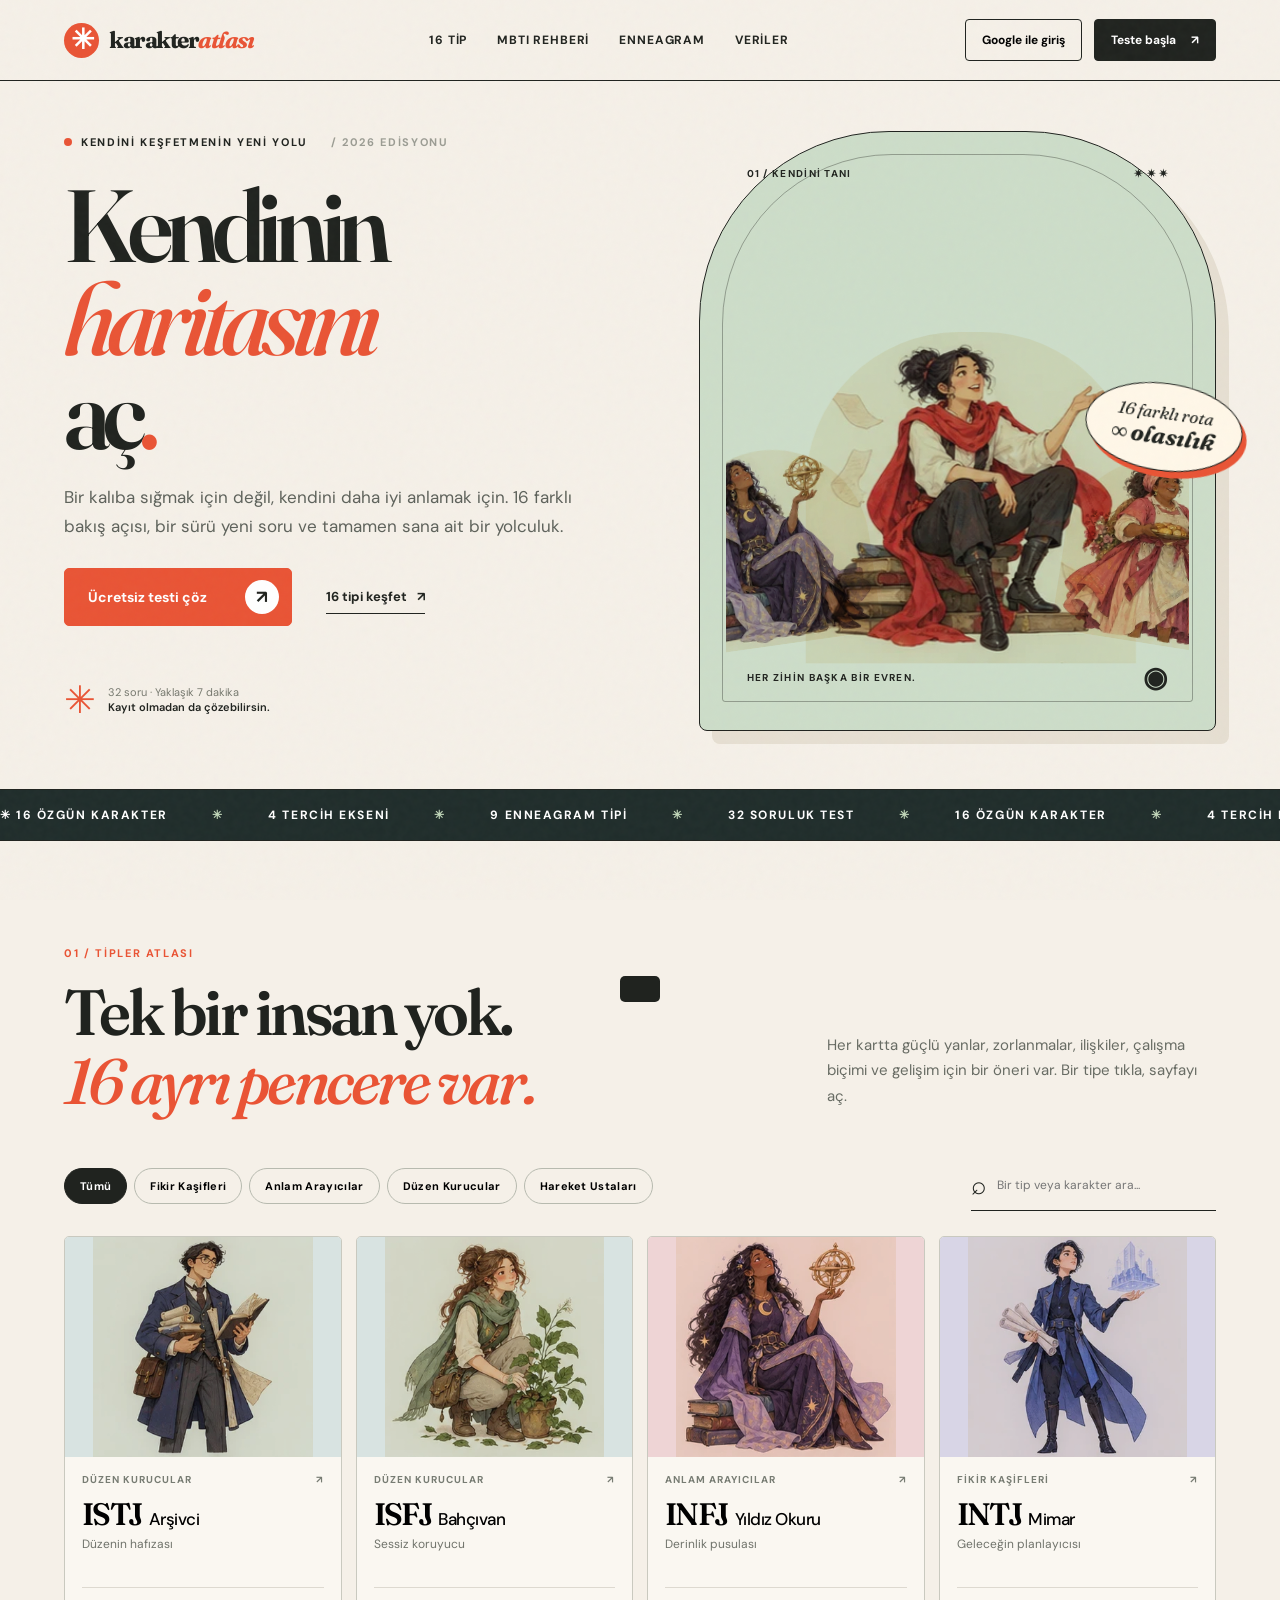
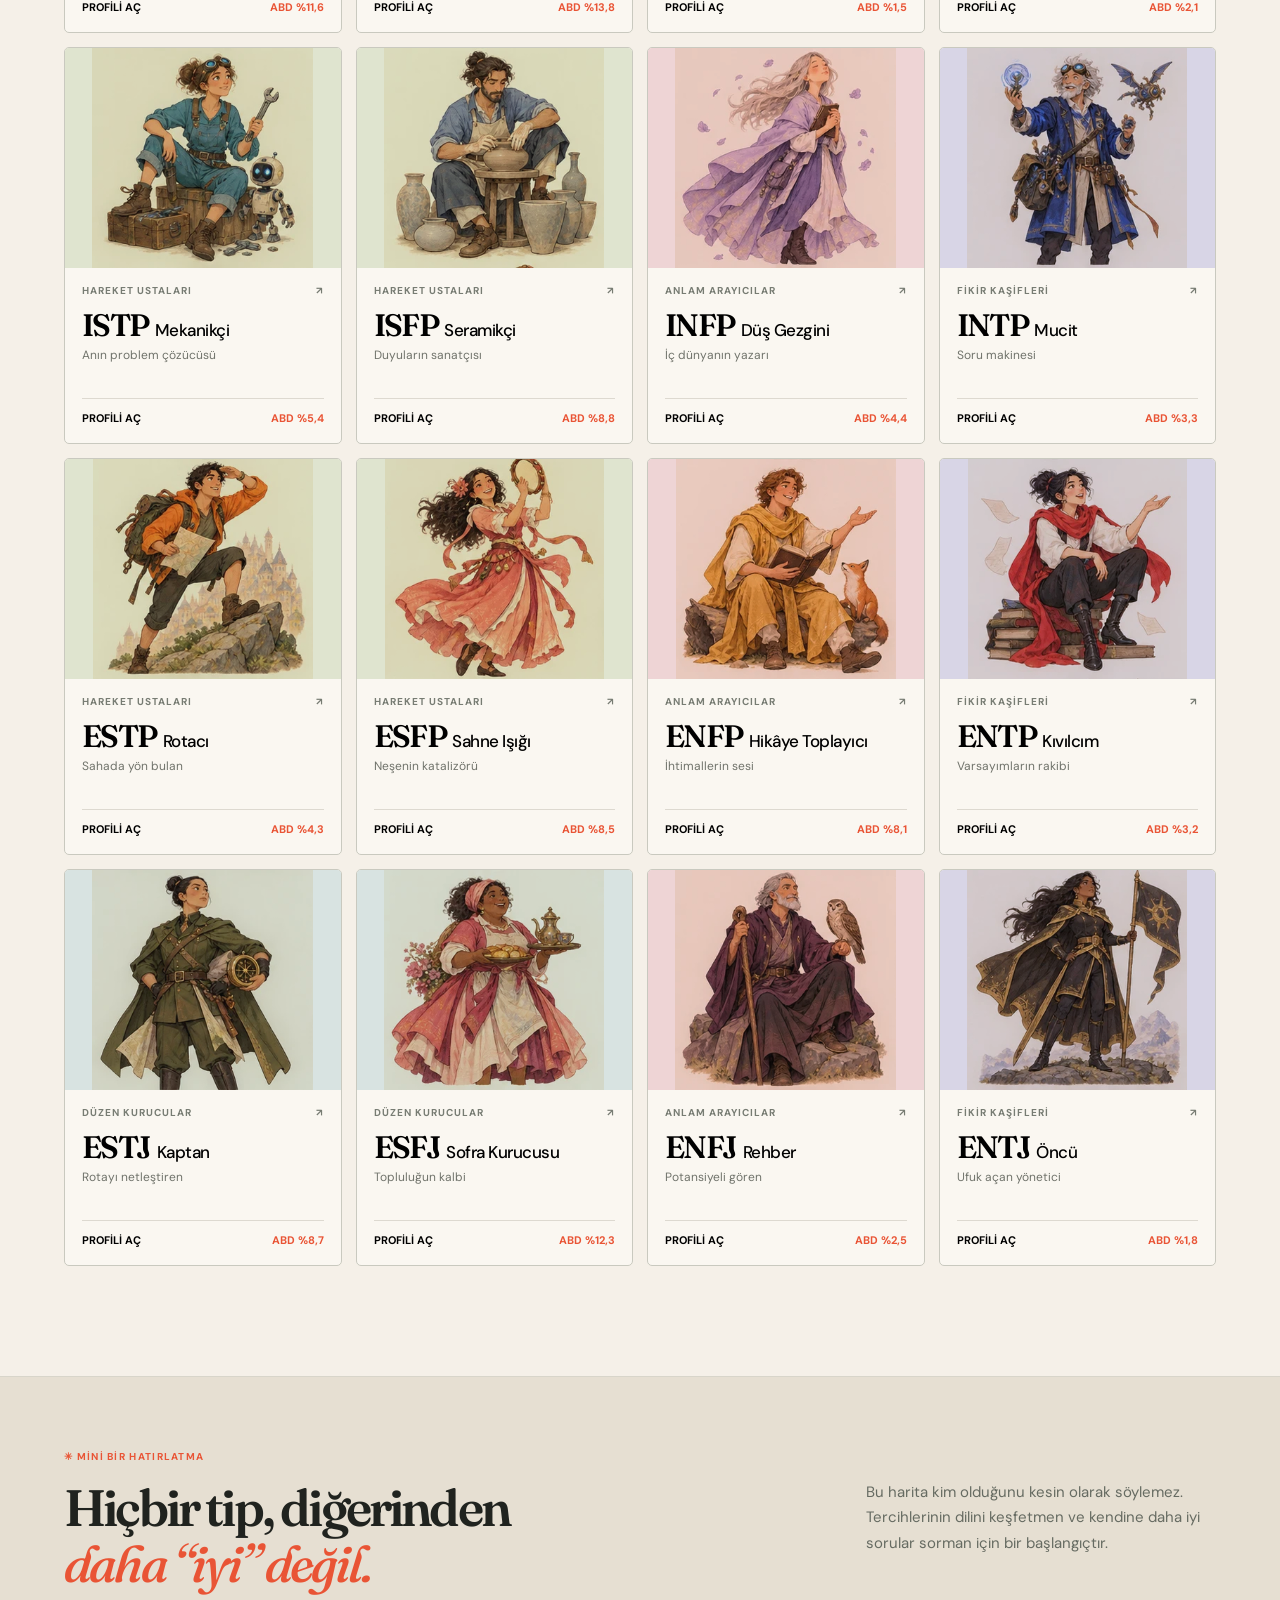
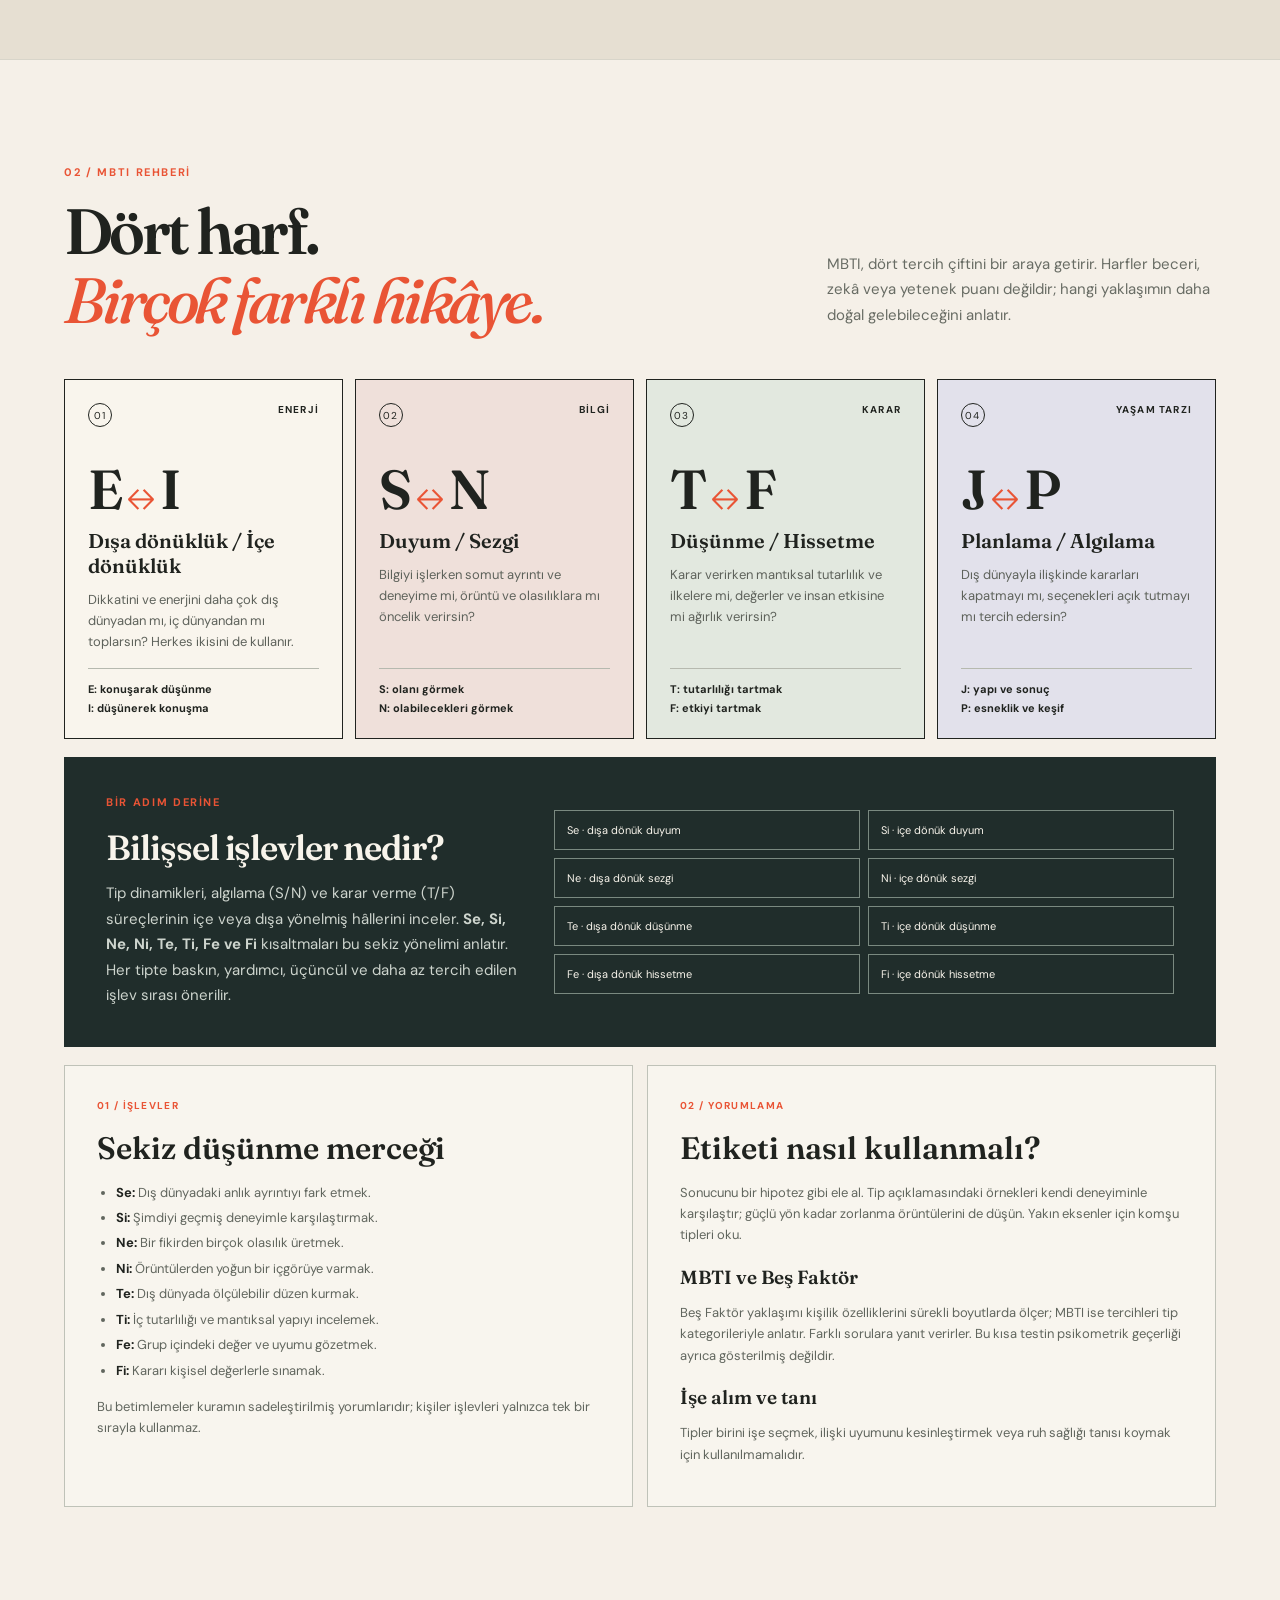
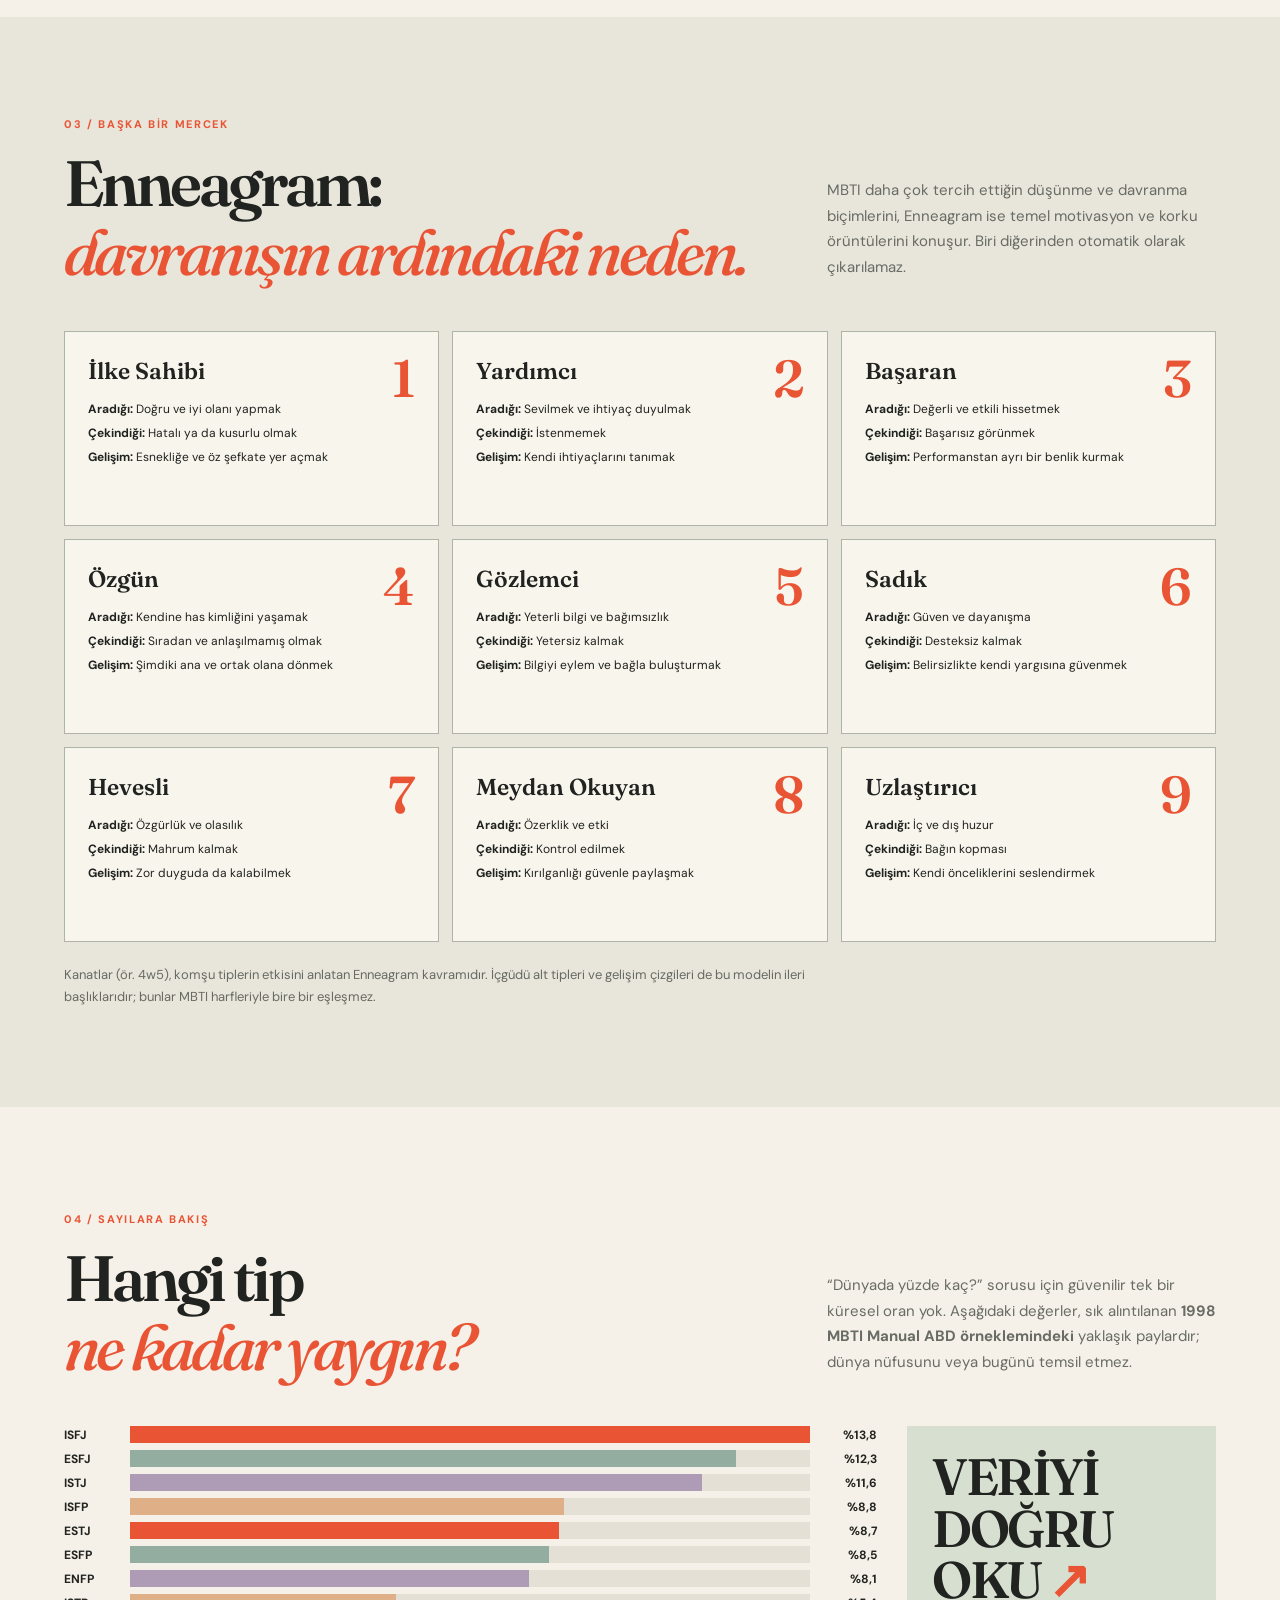
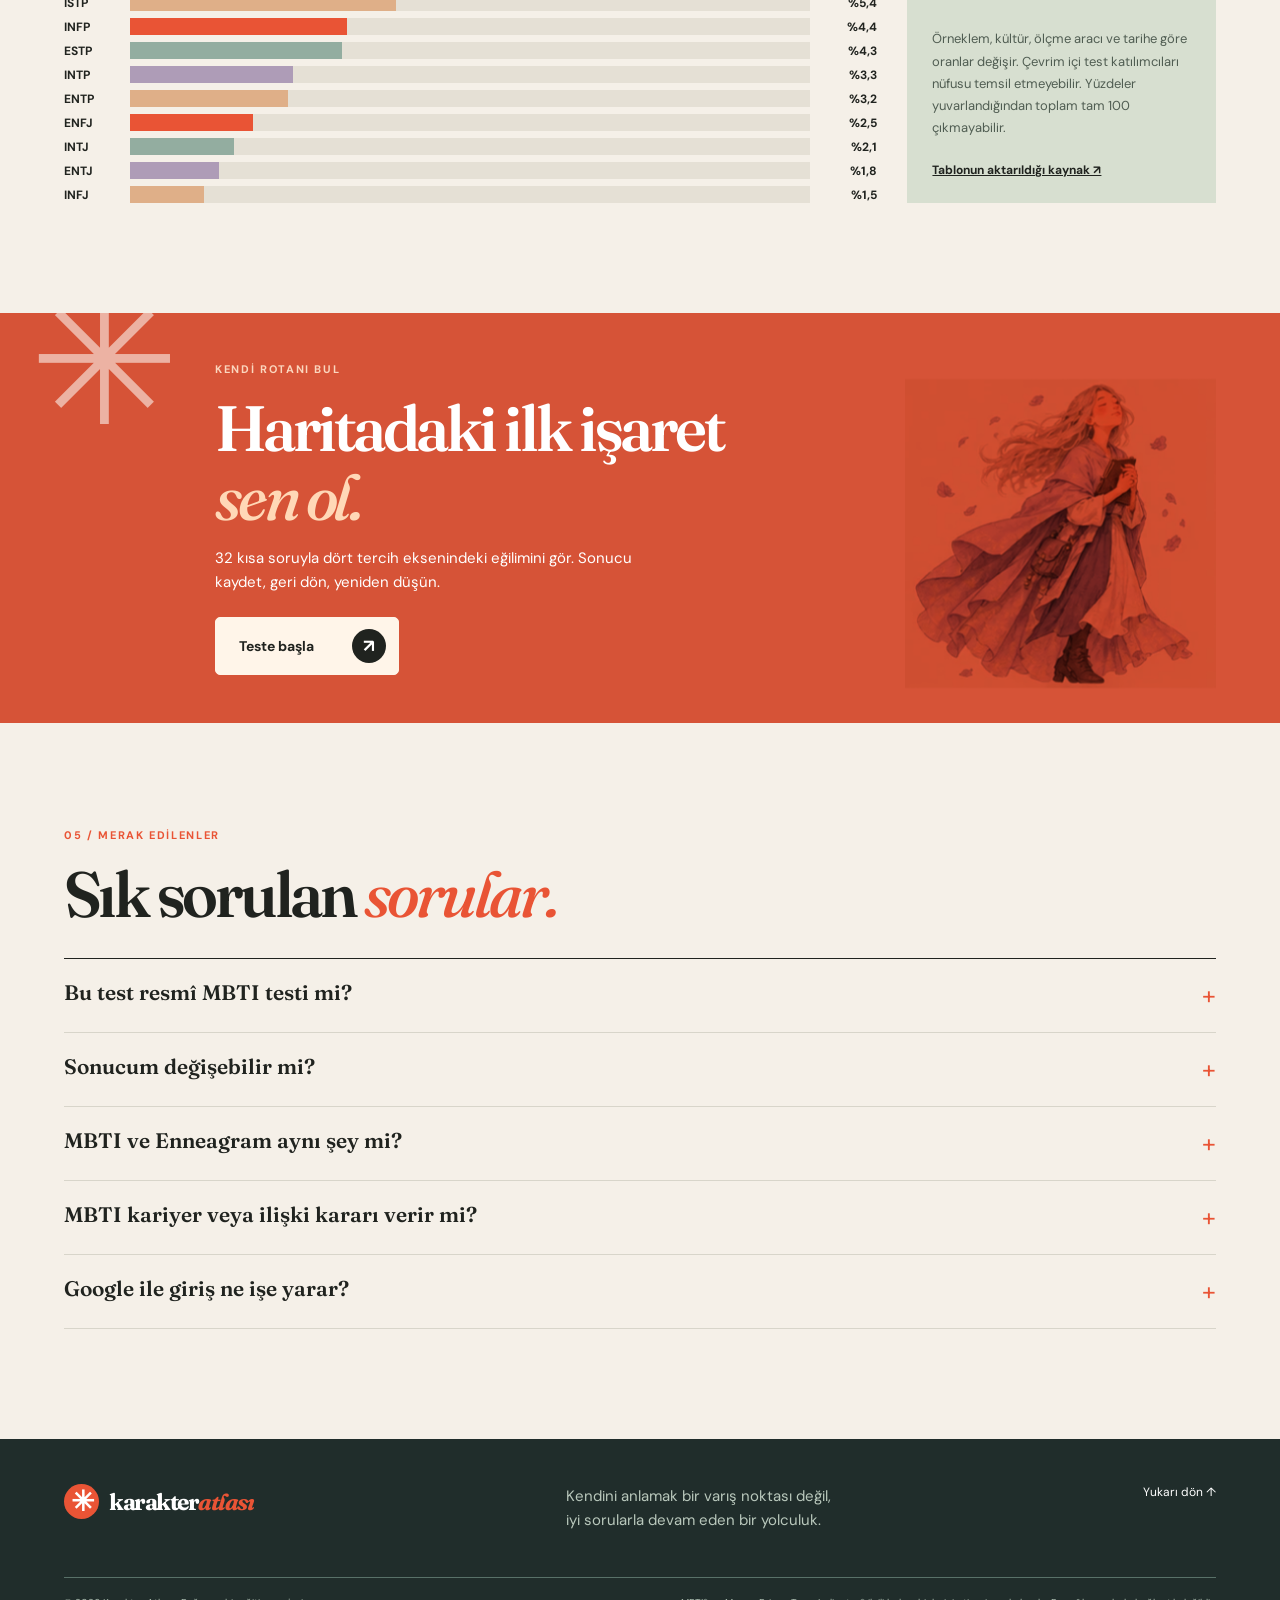
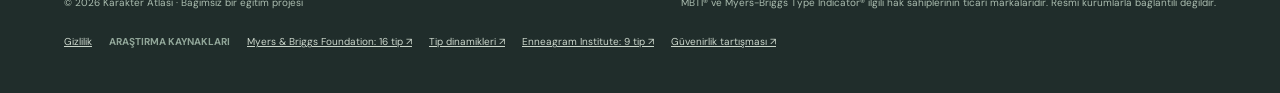
<file: index.html>
<!doctype html>
<html lang="tr">
<head>
  <meta charset="utf-8"><meta name="viewport" content="width=device-width,initial-scale=1">
  <meta name="theme-color" content="#f5f0e8">
  <meta name="description" content="Karakter Atlası: 16 kişilik tipini keşfet, ücretsiz Türkçe kişilik testini çöz, MBTI ve Enneagram rehberini oku.">
  <link rel="icon" href="./favicon.svg" type="image/svg+xml"><title>Karakter Atlası — Kendinin haritasını aç</title>
  <link rel="preconnect" href="https://fonts.googleapis.com"><link rel="preconnect" href="https://fonts.gstatic.com" crossorigin>
  <link href="https://fonts.googleapis.com/css2?family=DM+Sans:wght@400;500;600;700&family=Fraunces:opsz,wght,SOFT,WONK@9..144,500,20,1;9..144,600,20,1;9..144,700,20,1&display=swap" rel="stylesheet">
  <link rel="stylesheet" href="./style.css"><script type="module" src="./app.js"></script>
</head>
<body>
  <div class="paper-grain" aria-hidden="true"></div>
  <header class="site-header"><a class="brand" href="#top" aria-label="Karakter Atlası ana sayfa"><span class="brand-mark">✳</span><span>karakter<span class="brand-italic">atlası</span></span></a><nav aria-label="Ana menü"><a href="#tipler">16 Tip</a><a href="#rehber">MBTI Rehberi</a><a href="#enneagram">Enneagram</a><a href="#veriler">Veriler</a></nav><div class="header-actions"><button id="authButton" class="ghost-button" type="button">Google ile giriş</button><button class="small-primary" data-start-test type="button">Teste başla <span>↗</span></button></div><button id="mobileMenu" class="mobile-menu" aria-label="Menüyü aç" aria-expanded="false">☰</button></header>

  <main id="top">
    <section class="hero section-shell"><div class="hero-copy"><div class="eyebrow"><span class="eyebrow-dot"></span> KENDİNİ KEŞFETMENİN YENİ YOLU <span class="edition">/ 2026 EDİSYONU</span></div><h1>Kendinin<br><em>haritasını</em><br>aç<span class="period">.</span></h1><p>Bir kalıba sığmak için değil, kendini daha iyi anlamak için. 16 farklı bakış açısı, bir sürü yeni soru ve tamamen sana ait bir yolculuk.</p><div class="hero-buttons"><button class="big-primary" data-start-test type="button">Ücretsiz testi çöz <span class="arrow-circle">↗</span></button><a class="text-link" href="#tipler">16 tipi keşfet <span>↗</span></a></div><div class="hero-foot"><span class="asterisk">✳</span><span>32 soru · Yaklaşık 7 dakika<br><strong>Kayıt olmadan da çözebilirsin.</strong></span></div></div><div class="hero-art"><div class="hero-art-top"><span>01 / KENDİNİ TANI</span><span>✷ ✷ ✷</span></div><div class="hero-portraits"><img src="./assets/characters/type-02.webp" alt="Yıldız Okuru karakter illüstrasyonu"><img src="./assets/characters/type-11.webp" alt="Kıvılcım karakter illüstrasyonu"><img src="./assets/characters/type-13.webp" alt="Sofra Kurucusu karakter illüstrasyonu"></div><div class="hero-art-bottom"><span>HER ZİHİN BAŞKA BİR EVREN.</span><span class="orb">◉</span></div><span class="floating-note">16 farklı rota<br><b>∞ olasılık</b></span></div></section>

    <section class="ticker" aria-label="Site özellikleri"><div>✳ 16 ÖZGÜN KARAKTER <span>✳</span> 4 TERCİH EKSENİ <span>✳</span> 9 ENNEAGRAM TİPİ <span>✳</span> 32 SORULUK TEST <span>✳</span> 16 ÖZGÜN KARAKTER <span>✳</span> 4 TERCİH EKSENİ <span>✳</span></div></section>

    <section id="tipler" class="types-section section-shell"><div class="section-heading"><div><p class="kicker">01 / TİPLER ATLASI</p><h2>Tek bir insan yok.<br><em>16 ayrı pencere var.</em></h2></div><p>Her kartta güçlü yanlar, zorlanmalar, ilişkiler, çalışma biçimi ve gelişim için bir öneri var. Bir tipe tıkla, sayfayı aç.</p></div><div class="type-controls"><div id="groupFilters" class="filter-pills" role="group" aria-label="Tip grubu filtresi"></div><label class="search-box"><span>⌕</span><input id="typeSearch" type="search" placeholder="Bir tip veya karakter ara..." aria-label="Tip ara"></label></div><div id="typeGrid" class="type-grid"></div><p id="noTypes" class="empty-state" hidden>Bu aramaya uygun bir tip bulunamadı.</p></section>

    <section class="mid-banner section-shell"><div><span>✳ MİNİ BİR HATIRLATMA</span><h2>Hiçbir tip, diğerinden<br><em>daha “iyi” değil.</em></h2></div><p>Bu harita kim olduğunu kesin olarak söylemez. Tercihlerinin dilini keşfetmen ve kendine daha iyi sorular sorman için bir başlangıçtır.</p></section>

    <section id="rehber" class="guide-section section-shell"><div class="section-heading"><div><p class="kicker">02 / MBTI REHBERİ</p><h2>Dört harf.<br><em>Birçok farklı hikâye.</em></h2></div><p>MBTI, dört tercih çiftini bir araya getirir. Harfler beceri, zekâ veya yetenek puanı değildir; hangi yaklaşımın daha doğal gelebileceğini anlatır.</p></div><div class="axis-grid"><article class="axis-card"><div class="axis-head"><span>01</span><b>ENERJİ</b></div><div class="axis-letters">E <span>↔</span> I</div><h3>Dışa dönüklük / İçe dönüklük</h3><p>Dikkatini ve enerjini daha çok dış dünyadan mı, iç dünyandan mı toplarsın? Herkes ikisini de kullanır.</p><div class="axis-examples"><span>E: konuşarak düşünme</span><span>I: düşünerek konuşma</span></div></article><article class="axis-card"><div class="axis-head"><span>02</span><b>BİLGİ</b></div><div class="axis-letters">S <span>↔</span> N</div><h3>Duyum / Sezgi</h3><p>Bilgiyi işlerken somut ayrıntı ve deneyime mi, örüntü ve olasılıklara mı öncelik verirsin?</p><div class="axis-examples"><span>S: olanı görmek</span><span>N: olabilecekleri görmek</span></div></article><article class="axis-card"><div class="axis-head"><span>03</span><b>KARAR</b></div><div class="axis-letters">T <span>↔</span> F</div><h3>Düşünme / Hissetme</h3><p>Karar verirken mantıksal tutarlılık ve ilkelere mi, değerler ve insan etkisine mi ağırlık verirsin?</p><div class="axis-examples"><span>T: tutarlılığı tartmak</span><span>F: etkiyi tartmak</span></div></article><article class="axis-card"><div class="axis-head"><span>04</span><b>YAŞAM TARZI</b></div><div class="axis-letters">J <span>↔</span> P</div><h3>Planlama / Algılama</h3><p>Dış dünyayla ilişkinde kararları kapatmayı mı, seçenekleri açık tutmayı mı tercih edersin?</p><div class="axis-examples"><span>J: yapı ve sonuç</span><span>P: esneklik ve keşif</span></div></article></div><div class="function-panel"><div><p class="kicker">BİR ADIM DERİNE</p><h3>Bilişsel işlevler nedir?</h3><p>Tip dinamikleri, algılama (S/N) ve karar verme (T/F) süreçlerinin içe veya dışa yönelmiş hâllerini inceler. <strong>Se, Si, Ne, Ni, Te, Ti, Fe ve Fi</strong> kısaltmaları bu sekiz yönelimi anlatır. Her tipte baskın, yardımcı, üçüncül ve daha az tercih edilen işlev sırası önerilir.</p></div><div class="function-chips"><span>Se · dışa dönük duyum</span><span>Si · içe dönük duyum</span><span>Ne · dışa dönük sezgi</span><span>Ni · içe dönük sezgi</span><span>Te · dışa dönük düşünme</span><span>Ti · içe dönük düşünme</span><span>Fe · dışa dönük hissetme</span><span>Fi · içe dönük hissetme</span></div></div><div class="deep-grid"><article><span class="deep-index">01 / İŞLEVLER</span><h3>Sekiz düşünme merceği</h3><ul><li><b>Se:</b> Dış dünyadaki anlık ayrıntıyı fark etmek.</li><li><b>Si:</b> Şimdiyi geçmiş deneyimle karşılaştırmak.</li><li><b>Ne:</b> Bir fikirden birçok olasılık üretmek.</li><li><b>Ni:</b> Örüntülerden yoğun bir içgörüye varmak.</li><li><b>Te:</b> Dış dünyada ölçülebilir düzen kurmak.</li><li><b>Ti:</b> İç tutarlılığı ve mantıksal yapıyı incelemek.</li><li><b>Fe:</b> Grup içindeki değer ve uyumu gözetmek.</li><li><b>Fi:</b> Kararı kişisel değerlerle sınamak.</li></ul><p>Bu betimlemeler kuramın sadeleştirilmiş yorumlarıdır; kişiler işlevleri yalnızca tek bir sırayla kullanmaz.</p></article><article><span class="deep-index">02 / YORUMLAMA</span><h3>Etiketi nasıl kullanmalı?</h3><p>Sonucunu bir hipotez gibi ele al. Tip açıklamasındaki örnekleri kendi deneyiminle karşılaştır; güçlü yön kadar zorlanma örüntülerini de düşün. Yakın eksenler için komşu tipleri oku.</p><h4>MBTI ve Beş Faktör</h4><p>Beş Faktör yaklaşımı kişilik özelliklerini sürekli boyutlarda ölçer; MBTI ise tercihleri tip kategorileriyle anlatır. Farklı sorulara yanıt verirler. Bu kısa testin psikometrik geçerliği ayrıca gösterilmiş değildir.</p><h4>İşe alım ve tanı</h4><p>Tipler birini işe seçmek, ilişki uyumunu kesinleştirmek veya ruh sağlığı tanısı koymak için kullanılmamalıdır.</p></article></div></section>

    <section id="enneagram" class="enneagram-section"><div class="section-shell"><div class="section-heading"><div><p class="kicker">03 / BAŞKA BİR MERCEK</p><h2>Enneagram:<br><em>davranışın ardındaki neden.</em></h2></div><p>MBTI daha çok tercih ettiğin düşünme ve davranma biçimlerini, Enneagram ise temel motivasyon ve korku örüntülerini konuşur. Biri diğerinden otomatik olarak çıkarılamaz.</p></div><div id="enneagramGrid" class="enneagram-grid"></div><p class="section-note">Kanatlar (ör. 4w5), komşu tiplerin etkisini anlatan Enneagram kavramıdır. İçgüdü alt tipleri ve gelişim çizgileri de bu modelin ileri başlıklarıdır; bunlar MBTI harfleriyle bire bir eşleşmez.</p></div></section>

    <section id="veriler" class="data-section section-shell"><div class="section-heading"><div><p class="kicker">04 / SAYILARA BAKIŞ</p><h2>Hangi tip<br><em>ne kadar yaygın?</em></h2></div><p>“Dünyada yüzde kaç?” sorusu için güvenilir tek bir küresel oran yok. Aşağıdaki değerler, sık alıntılanan <strong>1998 MBTI Manual ABD örneklemindeki</strong> yaklaşık paylardır; dünya nüfusunu veya bugünü temsil etmez.</p></div><div class="data-layout"><div id="distribution" class="distribution"></div><aside class="data-aside"><div class="data-stamp">VERİYİ<br>DOĞRU<br>OKU <span>↗</span></div><p>Örneklem, kültür, ölçme aracı ve tarihe göre oranlar değişir. Çevrim içi test katılımcıları nüfusu temsil etmeyebilir. Yüzdeler yuvarlandığından toplam tam 100 çıkmayabilir.</p><a href="https://www.scirp.org/journal/paperinformation?paperid=44318" target="_blank" rel="noopener noreferrer">Tablonun aktarıldığı kaynak ↗</a></aside></div></section>

    <section class="cta-section section-shell"><div class="cta-burst">✳</div><div><p class="kicker">KENDİ ROTANI BUL</p><h2>Haritadaki ilk işaret<br><em>sen ol.</em></h2><p>32 kısa soruyla dört tercih eksenindeki eğilimini gör. Sonucu kaydet, geri dön, yeniden düşün.</p><button class="big-primary light" data-start-test type="button">Teste başla <span class="arrow-circle">↗</span></button></div><img src="./assets/characters/type-06.webp" alt="Düş Gezgini illüstrasyonu"></section>

    <section class="faq-section section-shell"><div class="section-heading"><div><p class="kicker">05 / MERAK EDİLENLER</p><h2>Sık sorulan <em>sorular.</em></h2></div></div><div class="faq-list"><details><summary>Bu test resmî MBTI testi mi?</summary><p>Hayır. Karakter Atlası'nın 32 soruluk özgün, eğitsel öz değerlendirmesidir. Resmî MBTI® envanteri ve uzman yorumlamasının yerini almaz.</p></details><details><summary>Sonucum değişebilir mi?</summary><p>Olabilir. Yanıtlar ruh hâli, bağlam, yaş ve soruların yorumlanmasına göre değişebilir. Özellikle iki tercih birbirine yakınsa sonucu kesin kimlik etiketi gibi kullanma.</p></details><details><summary>MBTI ve Enneagram aynı şey mi?</summary><p>Hayır. MBTI dört tercih çiftini, Enneagram dokuz motivasyon örüntüsünü ele alır. Bir MBTI tipinin tek bir zorunlu Enneagram karşılığı yoktur.</p></details><details><summary>MBTI kariyer veya ilişki kararı verir mi?</summary><p>Tek başına vermez. Bir mesleğe uygunluğu, partner uyumunu veya ruh sağlığını dört harften çıkarmak doğru değildir. Deneyim, değerler, beceriler ve koşullar da önemlidir.</p></details><details><summary>Google ile giriş ne işe yarar?</summary><p>Google girişi etkinleştirildiğinde test sonucunu hesabınla ilişkilendirebilirsin. Giriş yapmadan çözersen sonuç yalnızca bu tarayıcıda saklanır.</p></details></div></section>
  </main>

  <footer><div class="footer-top"><a class="brand" href="#top"><span class="brand-mark">✳</span><span>karakter<span class="brand-italic">atlası</span></span></a><p>Kendini anlamak bir varış noktası değil,<br>iyi sorularla devam eden bir yolculuk.</p><a href="#top">Yukarı dön ↑</a></div><div class="footer-bottom"><span>© 2026 Karakter Atlası · Bağımsız bir eğitim projesi</span><span>MBTI® ve Myers-Briggs Type Indicator® ilgili hak sahiplerinin ticari markalarıdır. Resmî kurumlarla bağlantılı değildir.</span></div><div class="source-links"><a href="./privacy.html">Gizlilik</a><span>ARAŞTIRMA KAYNAKLARI</span><a href="https://www.myersbriggs.org/my-mbti-personality-type/the-16-mbti-personality-types/" target="_blank" rel="noopener noreferrer">Myers & Briggs Foundation: 16 tip ↗</a><a href="https://www.myersbriggs.org/unique-features-of-myers-briggs/type-dynamics-overview/" target="_blank" rel="noopener noreferrer">Tip dinamikleri ↗</a><a href="https://www.enneagraminstitute.com/type-descriptions/" target="_blank" rel="noopener noreferrer">Enneagram Institute: 9 tip ↗</a><a href="https://www.myersbriggs.org/research-and-library/validity-reliability/" target="_blank" rel="noopener noreferrer">Güvenirlik tartışması ↗</a></div></footer>

  <dialog id="typeDialog" class="type-dialog"><button class="dialog-close" type="button" data-close-dialog aria-label="Kapat">✕</button><div id="typeDialogContent"></div></dialog>
  <dialog id="testDialog" class="test-dialog"><button class="dialog-close" type="button" data-close-dialog aria-label="Kapat">✕</button><div id="testContent"></div></dialog>
  <dialog id="authDialog" class="auth-dialog"><button class="dialog-close" type="button" data-close-dialog aria-label="Kapat">✕</button><div id="authContent"></div></dialog>
  <div id="toast" role="status" aria-live="polite"></div>
</body>
</html>
</file>
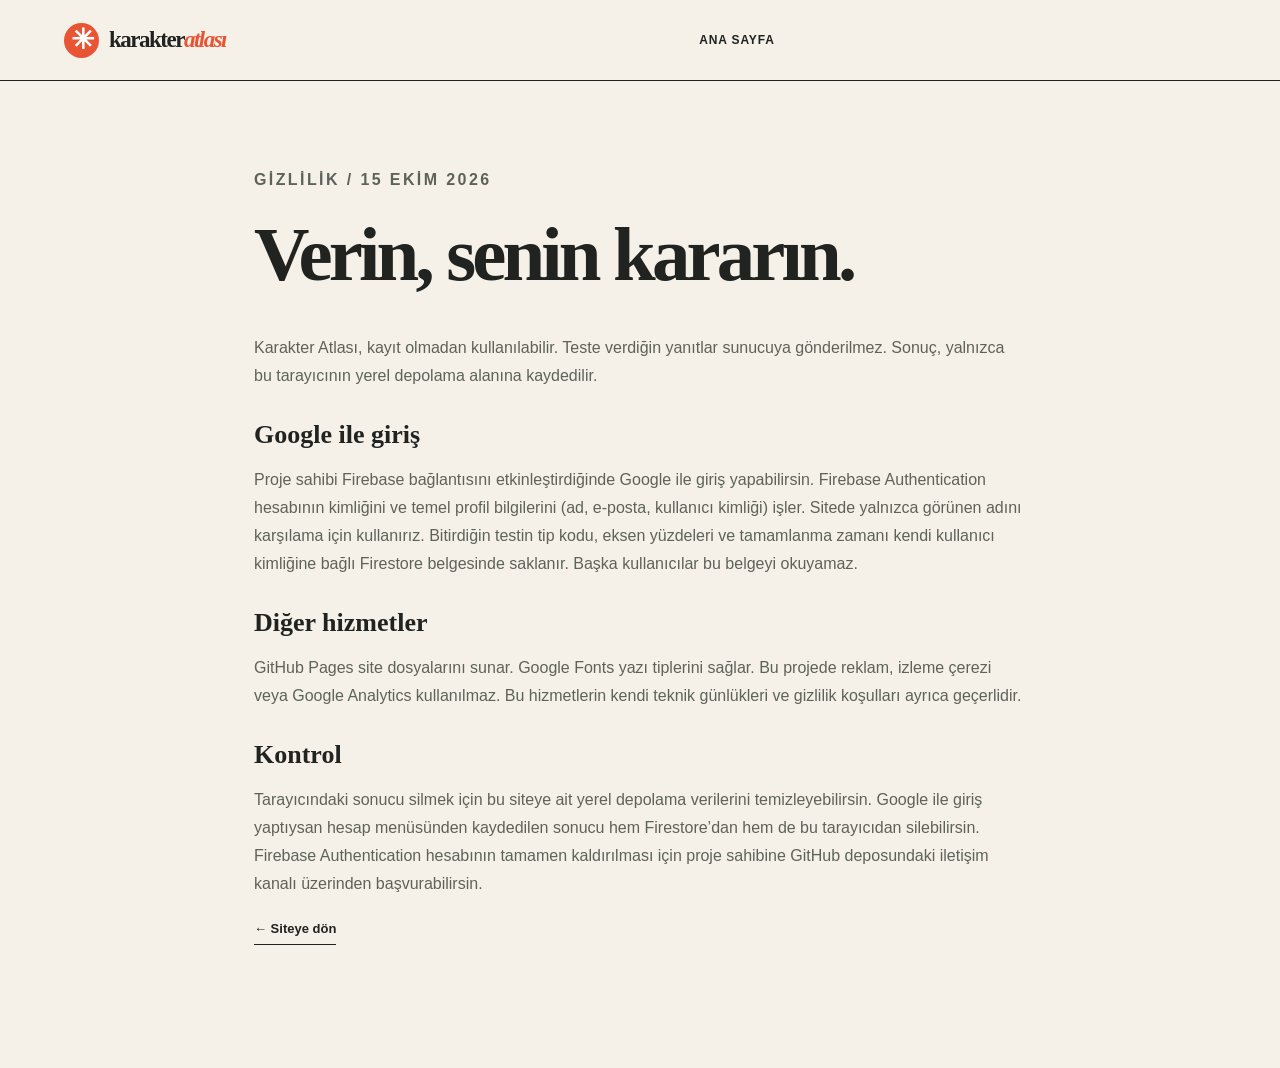
<file: privacy.html>
<!doctype html><html lang="tr"><head><meta charset="utf-8"><meta name="viewport" content="width=device-width,initial-scale=1"><link rel="icon" href="./favicon.svg" type="image/svg+xml"><title>Gizlilik — Karakter Atlası</title><link rel="stylesheet" href="./style.css"></head><body><header class="site-header"><a class="brand" href="./index.html"><span class="brand-mark">✳</span><span>karakter<span class="brand-italic">atlası</span></span></a><nav aria-label="Ana menü"><a href="./index.html">Ana sayfa</a></nav></header><main class="section-shell legal-page"><p class="kicker">GİZLİLİK / 15 EKİM 2026</p><h1>Verin, senin kararın.</h1><p>Karakter Atlası, kayıt olmadan kullanılabilir. Teste verdiğin yanıtlar sunucuya gönderilmez. Sonuç, yalnızca bu tarayıcının yerel depolama alanına kaydedilir.</p><h2>Google ile giriş</h2><p>Proje sahibi Firebase bağlantısını etkinleştirdiğinde Google ile giriş yapabilirsin. Firebase Authentication hesabının kimliğini ve temel profil bilgilerini (ad, e-posta, kullanıcı kimliği) işler. Sitede yalnızca görünen adını karşılama için kullanırız. Bitirdiğin testin tip kodu, eksen yüzdeleri ve tamamlanma zamanı kendi kullanıcı kimliğine bağlı Firestore belgesinde saklanır. Başka kullanıcılar bu belgeyi okuyamaz.</p><h2>Diğer hizmetler</h2><p>GitHub Pages site dosyalarını sunar. Google Fonts yazı tiplerini sağlar. Bu projede reklam, izleme çerezi veya Google Analytics kullanılmaz. Bu hizmetlerin kendi teknik günlükleri ve gizlilik koşulları ayrıca geçerlidir.</p><h2>Kontrol</h2><p>Tarayıcındaki sonucu silmek için bu siteye ait yerel depolama verilerini temizleyebilirsin. Google ile giriş yaptıysan hesap menüsünden kaydedilen sonucu hem Firestore’dan hem de bu tarayıcıdan silebilirsin. Firebase Authentication hesabının tamamen kaldırılması için proje sahibine GitHub deposundaki iletişim kanalı üzerinden başvurabilirsin.</p><p><a class="text-link" href="./index.html">← Siteye dön</a></p></main></body></html>
</file>
<file: style.css>
:root{--paper:#f5f0e8;--ink:#20231f;--muted:#777b72;--line:#d8d5ca;--orange:#e95435;--dark:#202d2b;--sage:#bed3bf;--serif:'Fraunces',Georgia,serif;--sans:'DM Sans',sans-serif}*{box-sizing:border-box}html{scroll-behavior:smooth}body{margin:0;background:var(--paper);color:var(--ink);font-family:var(--sans);font-size:15px}button,input{font:inherit}button{cursor:pointer}a{color:inherit;text-decoration:none}img{max-width:100%;display:block}.paper-grain{position:fixed;inset:0;pointer-events:none;opacity:.16;z-index:20;background-image:url("data:image/svg+xml,%3Csvg viewBox='0 0 180 180' xmlns='http://www.w3.org/2000/svg'%3E%3Cfilter id='n'%3E%3CfeTurbulence type='fractalNoise' baseFrequency='.7' numOctaves='3' stitchTiles='stitch'/%3E%3C/filter%3E%3Crect width='100%25' height='100%25' filter='url(%23n)' opacity='.18'/%3E%3C/svg%3E")}.section-shell{max-width:1500px;padding-left:5vw;padding-right:5vw;margin:auto}.site-header{height:81px;border-bottom:1px solid var(--ink);display:flex;align-items:center;gap:32px;padding:0 5vw;background:var(--paper);position:sticky;top:0;z-index:15}.brand{display:inline-flex;align-items:center;gap:10px;font-family:var(--serif);font-size:23px;font-weight:700;letter-spacing:-1.5px;white-space:nowrap}.brand-mark{width:35px;height:35px;background:var(--orange);color:#fff;border-radius:50%;display:grid;place-items:center;font-family:var(--sans);font-size:28px;line-height:1}.brand-italic{font-style:italic;color:var(--orange)}.site-header nav{display:flex;gap:30px;margin:auto;font-size:12px;font-weight:700;text-transform:uppercase;letter-spacing:.07em}.site-header nav a:hover,.footer-top>a:last-child:hover{color:var(--orange)}.header-actions{display:flex;align-items:center;gap:12px}.ghost-button,.small-primary{border:1px solid var(--ink);border-radius:4px;background:transparent;padding:12px 16px;font-size:12px;font-weight:700;white-space:nowrap}.ghost-button:hover{background:#e8e3d9}.small-primary{background:var(--ink);color:#fff}.small-primary span{padding-left:12px}.small-primary:hover{background:var(--orange);border-color:var(--orange)}.mobile-menu{display:none;background:none;border:0;font-size:26px}.hero{min-height:690px;display:grid;grid-template-columns:1.05fr .95fr;gap:5vw;align-items:center;padding-top:50px;padding-bottom:58px}.eyebrow,.kicker{font-size:11px;font-weight:700;letter-spacing:.15em}.eyebrow{display:flex;align-items:center;gap:9px}.eyebrow-dot{background:var(--orange);width:8px;height:8px;border-radius:50%}.edition{color:#9b9c93;margin-left:14px}.hero h1{font:600 clamp(74px,8vw,140px)/.91 var(--serif);letter-spacing:-.075em;margin:30px 0 24px}.hero h1 em,.section-heading h2 em,.mid-banner h2 em,.cta-section h2 em,.faq-section h2 em{font-weight:500;color:var(--orange)}.hero h1 .period{color:var(--orange)}.hero-copy>p{font-size:17px;line-height:1.7;color:#5e625b;max-width:540px;margin:0 0 27px}.hero-buttons{display:flex;align-items:center;gap:34px}.big-primary{background:var(--orange);border:1px solid var(--orange);color:#fff;border-radius:5px;display:inline-flex;align-items:center;gap:38px;padding:11px 12px 11px 23px;font-size:14px;font-weight:700}.big-primary:hover{background:#c83e25}.arrow-circle{background:#fff;color:var(--ink);border-radius:50%;height:34px;width:34px;display:grid;place-items:center;font-size:18px}.text-link{border-bottom:1px solid var(--ink);padding:8px 0;font-weight:700;font-size:13px}.text-link span{margin-left:7px}.hero-foot{display:flex;align-items:center;gap:12px;margin-top:48px;color:#77796f;font-size:11px;line-height:1.4}.hero-foot strong{color:var(--ink);font-weight:600}.asterisk{font-size:38px;color:var(--orange)}.hero-art{height:600px;position:relative;background:#cdddc9;border:1px solid var(--ink);border-radius:190px 190px 8px 8px;overflow:visible;box-shadow:13px 13px 0 #e6dfd2}.hero-art:before{content:'';position:absolute;inset:22px 22px 28px;border:1px solid rgba(32,35,31,.35);border-radius:170px 170px 3px 3px}.hero-art-top,.hero-art-bottom{position:absolute;z-index:3;left:9%;right:9%;display:flex;justify-content:space-between;font-size:10px;font-weight:700;letter-spacing:.13em}.hero-art-top{top:35px}.hero-art-bottom{bottom:34px;align-items:center}.orb{font-size:28px}.hero-portraits{display:flex;align-items:end;justify-content:center;position:absolute;inset:16% 5% 9%;overflow:hidden}.hero-portraits img{object-fit:cover;mix-blend-mode:multiply;border-radius:150px 150px 0 0;filter:contrast(1.02)}.hero-portraits img:nth-child(1){width:42%;transform:translateX(16%) rotate(-8deg);z-index:1}.hero-portraits img:nth-child(2){width:45%;transform:translateY(8%) scale(1.1);z-index:2}.hero-portraits img:nth-child(3){width:40%;transform:translateX(-15%) rotate(9deg);z-index:1}.floating-note{position:absolute;z-index:4;right:-28px;top:42%;transform:rotate(8deg);background:#fff7e8;border:1px solid var(--ink);padding:19px 26px;border-radius:50%;font:italic 17px/1.2 var(--serif);text-align:center;box-shadow:5px 6px 0 var(--orange)}.floating-note b{font-size:23px}.ticker{background:var(--dark);color:#fff;overflow:hidden;border-top:1px solid var(--ink);border-bottom:1px solid var(--ink);white-space:nowrap}.ticker div{min-width:max-content;padding:17px 0;font-size:12px;font-weight:700;letter-spacing:.13em;animation:marquee 31s linear infinite}.ticker span{padding:0 40px;color:#c1d7b9}@keyframes marquee{to{transform:translateX(-50%)}}section{scroll-margin-top:95px}.types-section,.guide-section,.data-section,.faq-section{padding-top:105px;padding-bottom:110px}.section-heading{display:grid;grid-template-columns:1.3fr .7fr;gap:40px;align-items:end;margin-bottom:45px}.kicker{color:var(--orange);margin:0 0 17px}.section-heading h2,.mid-banner h2,.cta-section h2{font:600 clamp(46px,5vw,76px)/1.08 var(--serif);letter-spacing:-.055em;margin:0}.section-heading>p{line-height:1.7;color:#686c64;max-width:430px;margin:0 0 6px}.type-controls{display:flex;justify-content:space-between;gap:15px;align-items:center;margin-bottom:25px}.filter-pills{display:flex;flex-wrap:wrap;gap:7px}.filter-pills button{border:1px solid #b7baaf;border-radius:100px;padding:10px 15px;background:transparent;font-size:11px;font-weight:700;letter-spacing:.03em}.filter-pills button.active,.filter-pills button:hover{background:var(--ink);border-color:var(--ink);color:#fff}.search-box{border-bottom:1px solid var(--ink);display:flex;align-items:center;gap:8px;padding:8px 0;width:245px}.search-box span{font-size:26px}.search-box input{background:none;border:0;outline:0;width:100%;font-size:12px}.type-grid{display:grid;grid-template-columns:repeat(4,1fr);gap:14px}.type-card{border:1px solid #c9c9bf;border-radius:5px;background:#faf7f1;text-align:left;padding:0;overflow:hidden;transition:transform .2s,box-shadow .2s;min-width:0}.type-card:hover{transform:translateY(-5px);box-shadow:7px 7px 0 #d6d1c6}.type-card .image-box{height:220px;display:flex;justify-content:center;align-items:end;overflow:hidden;background:#d9d2e4}.type-card.violet .image-box{background:#d8d5e6}.type-card.rose .image-box{background:#eed4d5}.type-card.blue .image-box{background:#d8e3e1}.type-card.green .image-box{background:#dfe4cf}.type-card img{height:100%;width:100%;object-fit:contain;mix-blend-mode:multiply;transition:transform .25s}.type-card:hover img{transform:scale(1.055)}.type-card-body{padding:16px 17px 18px}.type-card-top{display:flex;justify-content:space-between;color:#777c73;font-size:10px;font-weight:700;letter-spacing:.1em}.type-card h3{font:600 31px/1 var(--serif);letter-spacing:-.05em;margin:13px 0 5px}.type-card h3 span{font-size:17px;letter-spacing:-.03em;font-family:var(--sans);font-weight:500;margin-left:6px}.type-card p{margin:0;color:#70736b;font-size:12px;line-height:1.5;min-height:36px}.type-card-bottom{display:flex;justify-content:space-between;border-top:1px solid #ddd9d0;padding-top:12px;margin-top:16px;font-size:11px;font-weight:700}.type-card-bottom b{color:var(--orange)}.empty-state{text-align:center;padding:30px}.mid-banner{background:#e6dfd2;padding-top:68px;padding-bottom:68px;display:flex;align-items:center;justify-content:space-between;gap:40px;border-top:1px solid var(--line);border-bottom:1px solid var(--line)}.mid-banner span{font-size:10px;letter-spacing:.13em;font-weight:700;color:var(--orange)}.mid-banner h2{font-size:clamp(35px,4vw,60px);margin-top:15px}.mid-banner p{max-width:350px;line-height:1.7;color:#666b62}.axis-grid{display:grid;grid-template-columns:repeat(4,1fr);gap:12px}.axis-card{border:1px solid var(--ink);padding:23px;min-height:360px;display:flex;flex-direction:column;background:#f9f5ed}.axis-card:nth-child(2){background:#efe0da}.axis-card:nth-child(3){background:#e2e8df}.axis-card:nth-child(4){background:#e2e1eb}.axis-head{display:flex;justify-content:space-between;font-size:10px;letter-spacing:.12em}.axis-head span{border:1px solid var(--ink);border-radius:50%;width:24px;height:24px;display:grid;place-items:center}.axis-letters{font:600 55px var(--serif);letter-spacing:-.06em;margin:28px 0 5px}.axis-letters span{font:400 28px var(--sans);color:var(--orange)}.axis-card h3{font:600 20px var(--serif);margin:0 0 12px}.axis-card p{line-height:1.6;font-size:13px;color:#5e625b;margin:0}.axis-examples{display:grid;gap:5px;border-top:1px solid #b6b9af;padding-top:13px;margin-top:auto;font-size:11px;font-weight:700}.function-panel{background:var(--dark);color:#f8f4eb;padding:38px 42px;display:grid;grid-template-columns:.8fr 1.2fr;gap:35px;margin-top:18px}.function-panel h3{font:600 35px var(--serif);margin:0 0 12px;letter-spacing:-.03em}.function-panel p:not(.kicker){line-height:1.7;color:#cdd4cd;margin:0;max-width:500px}.function-chips{display:grid;grid-template-columns:repeat(2,1fr);gap:8px;align-content:center}.function-chips span{border:1px solid #7a8980;padding:12px;font-size:11px}.enneagram-section{background:#e8e5db;padding:100px 0}.enneagram-grid{display:grid;grid-template-columns:repeat(3,1fr);gap:13px}.ennea-card{border:1px solid #adb4a9;background:#f8f5ed;padding:20px 23px;min-height:195px;position:relative}.ennea-card:hover{background:#f3e4dc}.ennea-card .number{font:600 52px var(--serif);color:var(--orange);float:right;line-height:1}.ennea-card h3{font:600 23px var(--serif);margin:5px 0 15px}.ennea-card p{font-size:12px;line-height:1.5;margin:6px 0}.ennea-card p b{font-weight:700}.section-note{max-width:750px;color:#676b63;line-height:1.65;font-size:13px;margin:22px 0 0}.data-layout{display:grid;grid-template-columns:1.45fr .55fr;gap:30px}.distribution{display:grid;gap:7px}.distribution-row{display:grid;grid-template-columns:54px 1fr 55px;align-items:center;gap:12px;font-size:12px;font-weight:700}.distribution-track{height:17px;background:#e5e0d5;position:relative}.distribution-track span{display:block;height:100%;background:var(--orange)}.distribution-row:nth-child(4n+2) .distribution-track span{background:#93ada0}.distribution-row:nth-child(4n+3) .distribution-track span{background:#ae9cb7}.distribution-row:nth-child(4n+4) .distribution-track span{background:#dfaf88}.distribution-row em{font-style:normal;text-align:right}.data-aside{background:#d7dfd0;padding:25px;display:flex;flex-direction:column;justify-content:space-between}.data-stamp{font:600 clamp(35px,4vw,60px)/1 var(--serif);letter-spacing:-.05em}.data-stamp span{color:var(--orange)}.data-aside p{line-height:1.7;font-size:13px;color:#505d52}.data-aside a{font-size:12px;font-weight:700;text-decoration:underline}.cta-section{background:#d65337;color:#fff;display:grid;grid-template-columns:.2fr 1fr .45fr;align-items:center;min-height:410px;overflow:hidden;position:relative}.cta-burst{font:180px var(--sans);line-height:1;align-self:start;color:#ecb2a3;transform:translate(-35px,-40px)}.cta-section .kicker{color:#fbd6be}.cta-section h2 em{color:#ffd8b7}.cta-section p:not(.kicker){max-width:440px;line-height:1.6}.big-primary.light{background:#fff5e9;color:var(--ink);border-color:#fff5e9;margin-top:8px}.big-primary.light .arrow-circle{background:var(--ink);color:#fff}.cta-section img{height:380px;object-fit:contain;mix-blend-mode:multiply;align-self:end}.faq-section .section-heading{margin-bottom:30px}.faq-list{border-top:1px solid var(--ink)}.faq-list details{border-bottom:1px solid var(--line);padding:20px 0}.faq-list summary{cursor:pointer;font:600 21px var(--serif);list-style:none;display:flex;justify-content:space-between}.faq-list summary::-webkit-details-marker{display:none}.faq-list summary:after{content:'+';font:400 25px var(--sans);color:var(--orange)}.faq-list details[open] summary:after{content:'−'}.faq-list p{max-width:750px;color:#666b62;line-height:1.7}footer{background:#202d2b;color:#fff;padding:45px 5vw}.footer-top{display:flex;justify-content:space-between;align-items:start;gap:20px;padding-bottom:45px}.footer-top p{margin:0;color:#b9c8bc;line-height:1.6}.footer-top>a:last-child{font-size:12px}.footer-bottom{border-top:1px solid #587168;padding-top:18px;display:flex;justify-content:space-between;gap:25px;color:#abbdb0;font-size:10px}.source-links{display:flex;gap:17px;flex-wrap:wrap;margin-top:26px;color:#cbd6cb;font-size:10px}.source-links span{color:#91a699;font-weight:700}.source-links a{text-decoration:underline}dialog{border:0;padding:0;max-height:min(92vh,1000px);overflow:auto;box-shadow:0 25px 100px #17201f77;background:var(--paper);color:var(--ink)}dialog::backdrop{background:#14211bd1;backdrop-filter:blur(5px)}.dialog-close{position:sticky;top:14px;float:right;z-index:10;margin:14px 14px -50px 0;border:1px solid var(--ink);border-radius:50%;width:35px;height:35px;background:#fff;font-size:15px}.type-dialog{width:min(900px,94vw)}.type-detail-hero{display:grid;grid-template-columns:1fr 1fr;min-height:400px}.type-detail-hero .copy{padding:55px 45px}.type-detail-hero .copy small{font-size:11px;letter-spacing:.12em;font-weight:700;color:var(--orange)}.type-detail-hero h2{font:600 82px/.9 var(--serif);letter-spacing:-.08em;margin:25px 0 15px}.type-detail-hero h2 span{display:block;font-size:31px;letter-spacing:-.04em;margin-top:12px}.type-detail-hero p{font-size:16px;line-height:1.6}.type-detail-hero img{height:100%;width:100%;object-fit:contain;mix-blend-mode:multiply;background:#d8e2d7}.type-detail-body{padding:36px 45px 50px}.type-detail-meta{display:flex;gap:10px;flex-wrap:wrap;margin-bottom:25px}.type-detail-meta span{border:1px solid #b9bcb2;border-radius:50px;padding:8px 13px;font-size:11px;font-weight:700}.type-detail-grid{display:grid;grid-template-columns:1fr 1fr;gap:20px 35px}.type-detail-grid h3{font:600 20px var(--serif);margin:0 0 7px}.type-detail-grid p{line-height:1.6;color:#666b61;margin:0}.type-detail-body .source-note{margin-top:25px;font-size:11px;color:#7c8077}.test-dialog{width:min(850px,95vw);min-height:550px}.test-shell{padding:42px 55px 55px}.test-top{display:flex;justify-content:space-between;font-size:11px;font-weight:700;letter-spacing:.11em;color:#858a80}.progress-track{height:5px;background:#d9d7cf;margin:17px 0 45px}.progress-track span{display:block;height:100%;background:var(--orange);transition:width .2s}.test-shell h2{font:600 clamp(31px,4vw,47px)/1.16 var(--serif);letter-spacing:-.04em;margin:0 0 28px;max-width:680px}.scale-labels{display:flex;justify-content:space-between;font-size:11px;color:#777;max-width:570px;margin:0 auto 9px}.answer-scale{display:flex;justify-content:center;align-items:center;gap:17px}.answer-scale label{display:grid;place-items:center;cursor:pointer}.answer-scale input{position:absolute;opacity:0}.answer-scale span{width:42px;height:42px;border:2px solid #b9c3b8;border-radius:50%;transition:.2s;background:transparent}.answer-scale label:nth-child(1) span,.answer-scale label:nth-child(5) span{width:56px;height:56px}.answer-scale label:nth-child(2) span,.answer-scale label:nth-child(4) span{width:48px;height:48px}.answer-scale label:nth-child(n+4) span{border-color:#dfaa9b}.answer-scale input:checked+span{background:var(--orange);border-color:var(--orange);box-shadow:inset 0 0 0 7px var(--paper)}.answer-scale input:focus-visible+span{outline:3px solid var(--ink);outline-offset:3px}.test-nav{display:flex;justify-content:space-between;align-items:center;margin-top:60px}.test-nav button,.result-actions button{border:1px solid var(--ink);padding:12px 20px;background:transparent;font-weight:700}.test-nav button:last-child,.result-actions button:first-child{background:var(--ink);color:#fff}.test-nav button:disabled{opacity:.35;cursor:not-allowed}.test-result{text-align:center}.result-avatar{height:235px;margin:auto;mix-blend-mode:multiply}.test-result h2{margin:5px auto 13px}.test-result h2 span{color:var(--orange)}.test-result>p{max-width:600px;margin:0 auto 20px;line-height:1.65}.result-bars{display:grid;gap:12px;max-width:560px;margin:20px auto;text-align:left}.result-bar-label{display:flex;justify-content:space-between;font-weight:700;font-size:12px;margin-bottom:4px}.result-bar-track{height:9px;background:#ddd9d0}.result-bar-track span{display:block;height:100%;background:var(--orange)}.result-actions{display:flex;justify-content:center;gap:10px;margin-top:25px}.auth-dialog{width:min(460px,94vw);padding:40px}.auth-dialog h2{font:600 35px var(--serif);margin:0 0 12px}.auth-dialog p{line-height:1.65;color:#60665d}.auth-dialog button:not(.dialog-close){background:var(--ink);color:#fff;border:0;padding:12px 18px;font-weight:700}.auth-dialog .fine-print{font-size:11px;color:#7a7f76}#toast{position:fixed;bottom:18px;left:50%;transform:translateX(-50%) translateY(120px);background:var(--ink);color:#fff;padding:13px 20px;border-radius:5px;font-size:12px;z-index:30;transition:transform .25s}#toast.show{transform:translateX(-50%) translateY(0)}@media(max-width:1100px){.site-header nav{gap:15px}.hero{min-height:600px}.hero-art{height:500px}.type-grid{grid-template-columns:repeat(4,1fr)}.type-card .image-box{height:170px}.axis-grid{grid-template-columns:repeat(2,1fr)}.axis-card{min-height:300px}}@media(max-width:800px){.site-header{height:66px;gap:12px}.site-header nav{display:none;position:absolute;top:66px;left:0;right:0;background:var(--paper);padding:24px 5vw;border-bottom:1px solid var(--ink);flex-direction:column}.site-header nav.open{display:flex}.header-actions{margin-left:auto}.header-actions .ghost-button{display:none}.mobile-menu{display:block}.hero{grid-template-columns:1fr;gap:40px;padding-top:60px}.hero h1{font-size:clamp(65px,12vw,105px)}.hero-art{height:520px;max-width:600px;width:100%;margin:auto}.section-heading{grid-template-columns:1fr;gap:18px}.section-heading>p{max-width:650px}.type-grid{grid-template-columns:repeat(2,1fr)}.type-card .image-box{height:230px}.mid-banner{display:block}.function-panel{grid-template-columns:1fr}.enneagram-grid{grid-template-columns:repeat(2,1fr)}.data-layout{grid-template-columns:1fr}.data-aside{min-height:250px}.cta-section{grid-template-columns:1fr .45fr}.cta-burst{display:none}.footer-top,.footer-bottom{flex-wrap:wrap}}@media(max-width:550px){.section-shell{padding-left:20px;padding-right:20px}.site-header{padding:0 20px}.brand{font-size:20px}.brand-mark{width:30px;height:30px}.small-primary{padding:10px;font-size:11px}.small-primary span{padding-left:4px}.hero{padding-top:35px}.hero h1{font-size:clamp(64px,16vw,86px)}.hero-copy>p{font-size:15px}.hero-buttons{gap:18px}.hero-art{height:390px}.floating-note{right:-5px;font-size:12px;padding:11px}.floating-note b{font-size:16px}.hero-foot{margin-top:30px}.types-section,.guide-section,.data-section,.faq-section{padding-top:65px;padding-bottom:70px}.section-heading h2{font-size:48px}.type-controls{display:block}.filter-pills{margin-bottom:18px}.filter-pills button{font-size:10px;padding:8px 10px}.search-box{width:100%}.type-grid{gap:9px}.type-card .image-box{height:150px}.type-card-body{padding:11px}.type-card h3{font-size:25px}.type-card h3 span{display:block;margin:4px 0 0;font-size:12px}.type-card p{font-size:11px}.type-card-bottom{font-size:10px}.axis-grid,.enneagram-grid{grid-template-columns:1fr}.axis-card{min-height:275px}.function-panel{padding:27px 21px}.function-chips{grid-template-columns:1fr 1fr}.function-chips span{font-size:9px;padding:9px}.enneagram-section{padding:65px 0}.cta-section{min-height:370px;grid-template-columns:1fr}.cta-section>div:nth-child(2){position:relative;z-index:2;padding:55px 0}.cta-section img{position:absolute;right:-35px;bottom:0;width:50%;height:240px;opacity:.45}.cta-section h2{font-size:45px}.footer-top{display:block}.footer-top p{margin:23px 0}.footer-bottom{display:block}.footer-bottom span{display:block;margin-bottom:10px}.type-detail-hero{display:block}.type-detail-hero .copy{padding:40px 25px 25px}.type-detail-hero h2{font-size:65px}.type-detail-hero img{height:240px}.type-detail-body{padding:28px 25px}.type-detail-grid{grid-template-columns:1fr}.test-shell{padding:38px 23px}.answer-scale{gap:8px}.answer-scale span{width:33px;height:33px}.answer-scale label:nth-child(1) span,.answer-scale label:nth-child(5) span{width:44px;height:44px}.answer-scale label:nth-child(2) span,.answer-scale label:nth-child(4) span{width:38px;height:38px}.test-nav{margin-top:40px}}@media(prefers-reduced-motion:reduce){*,*:before,*:after{animation-duration:.01ms!important;scroll-behavior:auto!important;transition-duration:.01ms!important}}
/* Layer the portraits as a central editorial collage rather than flex thumbnails. */
.hero-portraits img{position:absolute;bottom:7%;width:65%;height:auto;flex-shrink:0}
.hero-portraits img:nth-child(1){left:-11%;transform:rotate(-8deg)}
.hero-portraits img:nth-child(2){left:18%;width:70%;transform:translateY(5%) scale(1.02)}
.hero-portraits img:nth-child(3){right:-13%;transform:rotate(9deg)}
@media(max-width:550px){.hero-portraits img{bottom:4%}}
.deep-grid{display:grid;grid-template-columns:1fr 1fr;gap:14px;margin-top:18px}.deep-grid article{border:1px solid #bfc2b8;padding:28px 32px;background:#f8f5ee}.deep-index{font-size:10px;font-weight:700;color:var(--orange);letter-spacing:.13em}.deep-grid h3{font:600 31px var(--serif);margin:15px 0}.deep-grid h4{font:600 19px var(--serif);margin:19px 0 6px}.deep-grid p,.deep-grid li{font-size:13px;line-height:1.65;color:#61665e}.deep-grid ul{padding-left:19px}.deep-grid li{margin:4px 0}.deep-grid b{color:var(--ink)}@media(max-width:700px){.deep-grid{grid-template-columns:1fr}.deep-grid article{padding:24px}}
.legal-page{max-width:900px;padding-top:85px;padding-bottom:110px;min-height:80vh}.legal-page h1{font:600 clamp(48px,6vw,78px) var(--serif);letter-spacing:-.05em;margin:0 0 35px}.legal-page h2{font:600 26px var(--serif);margin:30px 0 8px}.legal-page p{line-height:1.75;color:#5e635a;font-size:16px}.legal-page a{color:var(--ink)}
</file>
